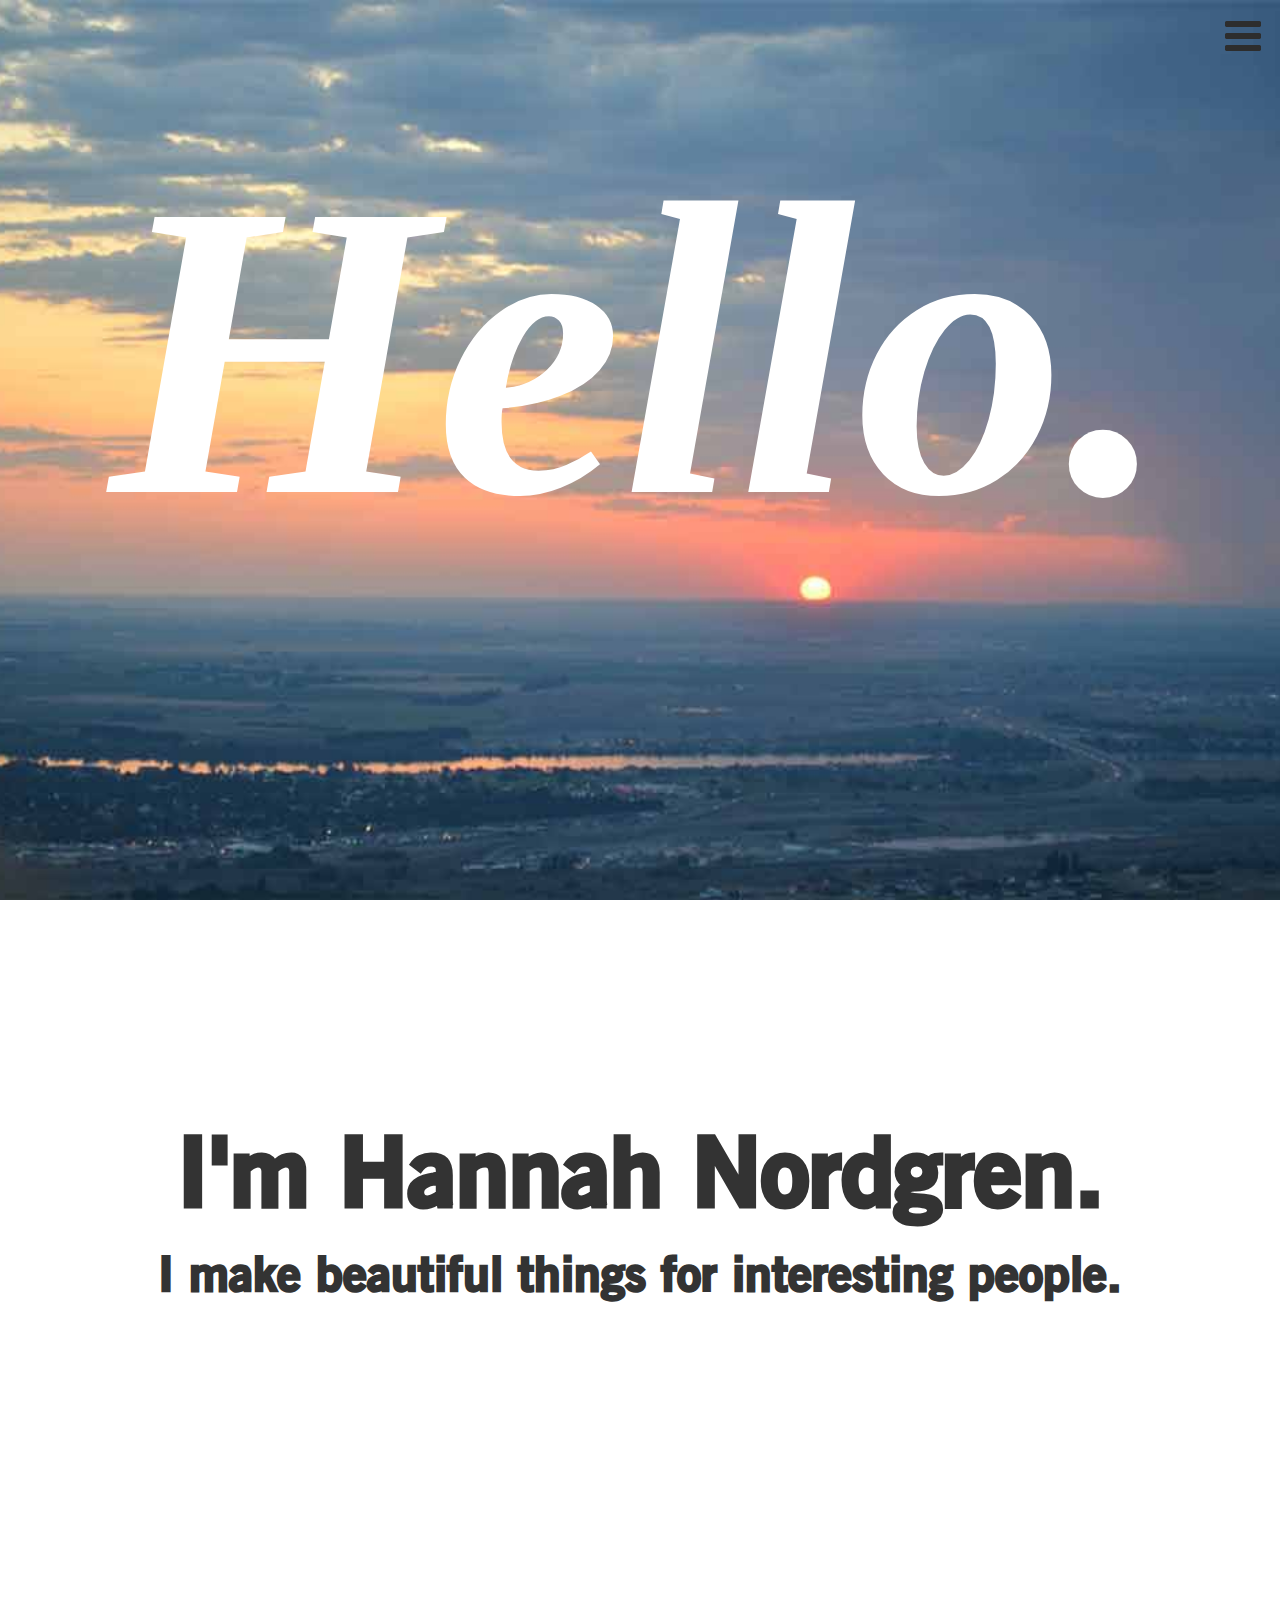
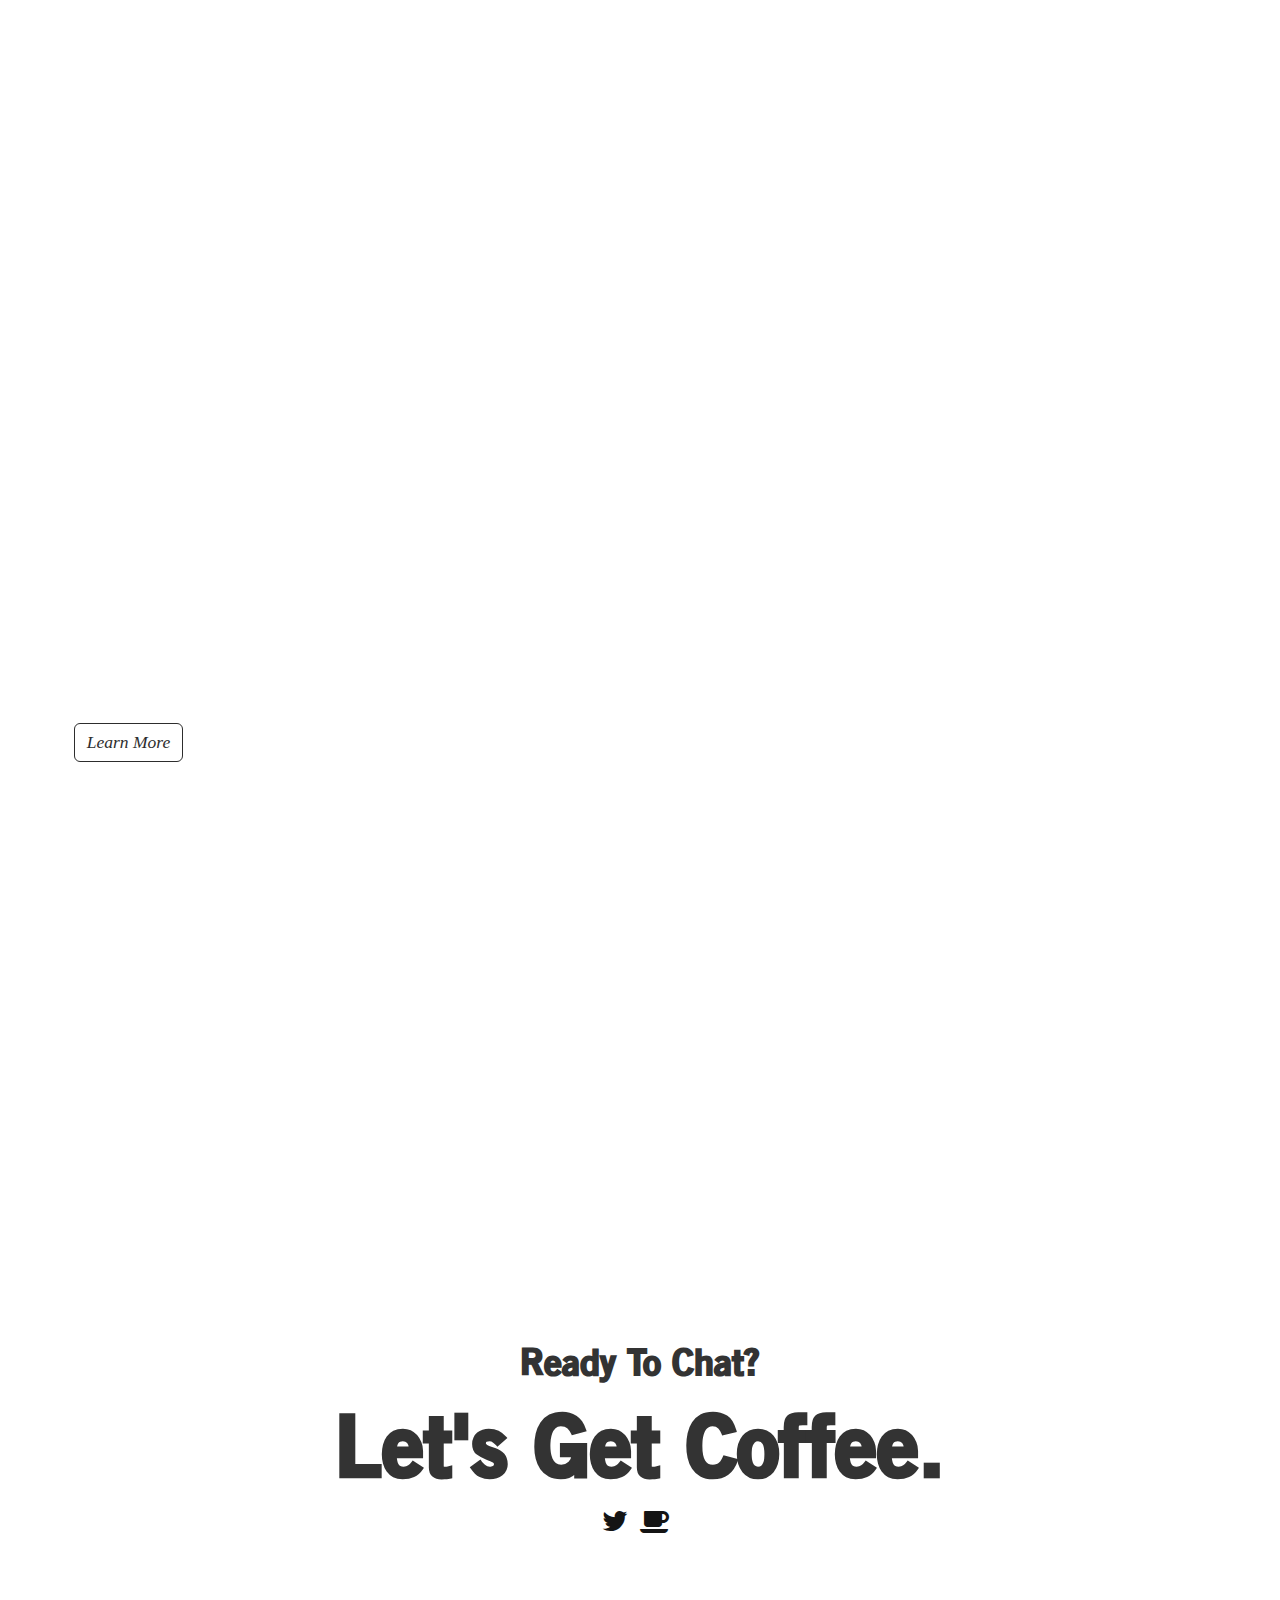
<file: index.html>
<!DOCTYPE html>
<html>
  <head>
    <html lang="en">
    <meta charset="utf-8">
    <meta http-equiv="X-UA-Compatible" content="IE=edge">
    <meta name="viewport" content="width=device-width, initial-scale=1">
    <meta name="keywords" content="Hannah Nordgren, JavaScript, javascript developer">
    <meta name="description" content="I make beautiful things for interesting people.">
    <link rel="shortcut icon" href="favicon.ico" />
    <title>Hannah Nordgren</title>
    <link rel="stylesheet" type="text/css" href="css/bootstrap.min.css">
    <link rel="stylesheet" href="http://maxcdn.bootstrapcdn.com/font-awesome/4.3.0/css/font-awesome.min.css">
    <link rel="stylesheet" type="text/css" href="css/styles.css">
  </head>
  <body>
    <div class="container-fluid">
      <div class="row">
        <div class="menu-box">
          <i class="fa fa-bars fa-3x menu-click"></i>
        </div>
        <div class="menu-list">
          <ul class="menu-items">
            <li class="mi"><a class="menu-link" href="index.html">Home</a></li>
            <li class="mi"><a class="menu-link" href="about.html">About</a></li>
            <li class="mi"><a class="menu-link"href="mailto:hey@hereshannahs.info?subject=All$20Good%20Things%20Start%20With%20Coffee.&body=Hi%20Hannah.%20I%20saw%20 your%20website%20and%20I'dlike%20 to%20meet%20to%20discuss%20my%20 project/vision/concept/code..">Contact</a></li>
          </ul>
        </div>
      </div>
    </div>

    <div id="home" class="img-responsive" data-type="background" data-speed="10">
      <div class="home-article">
        <h1 class="hello serif">Hello.</h1>
      </div>
    </div>

    <div id="layer-one" class="foreground image img-responsive">
      <div class="hannah-article">
        <div class="hn-box">
          <h1 class="whoami">I'm Hannah Nordgren.</h1>
          <h2 class="whoami-subtitle">I make beautiful things for interesting people.</h2>
        </div>
      </div>
    </div>

    <div id="ny" class="img-responsive" data-type="background" data-speed="10">
      <div class="row">
        <div class="col-md-10">
          <h1 class="subtitle top-bump">I'm a developer,</h1>
          <h1 class="subtitle">a designer,</h1>
          <h1 class="subtitle">and a voracious learner.</h1>
        </div>
      </div>
      <div class="row">
        <div class="col-md-6">
          <div class="article-box">
            <h2 class="show-you">Let Me Show You.</h2>
            <a class="btn about-button" href="about.html">Learn More</a>
          </div>
        </div>
      </div>
    </div>

    <div id="layer-two" class="foreground">
      <div class="row">
        <div class="col-md-12">
          <div class="contact-box">
            <h1 class="contact-subtitle">Ready To Chat?</h1>
            <h1 class="contact">Let's Get Coffee.</h1>
            <a class="contact-link twitter" href="http://twitter.com/hnsayshello" target="blank"><i class="fa fa-2x fa-twitter"></i></a>
             <a class="contact-link coffee" href="mailto:hey@hereshannahs.info?subject=All$20Good%20Things%20Start%20With%20Coffee.&body=Hi%20Hannah.%20I%20saw%20 your%20website%20and%20I'dlike%20 to%20meet%20to%20discuss%20my%20 project/vision/concept/code..."><i class="fa fa-2x fa-coffee"></i></a>
          </div>
        </div>
      </div>

    </div>


    <script src="js/jquery-2.1.1.min.js" type="text/javascript"></script>
    <script src="js/bootstrap.js" type="text/javascript"></script>
    <script src="js/parallax.js" type="text/javascript"></script>
    <script src="js/basics.js" type="text/javascript"></script>
  </body>
</html>
</file>
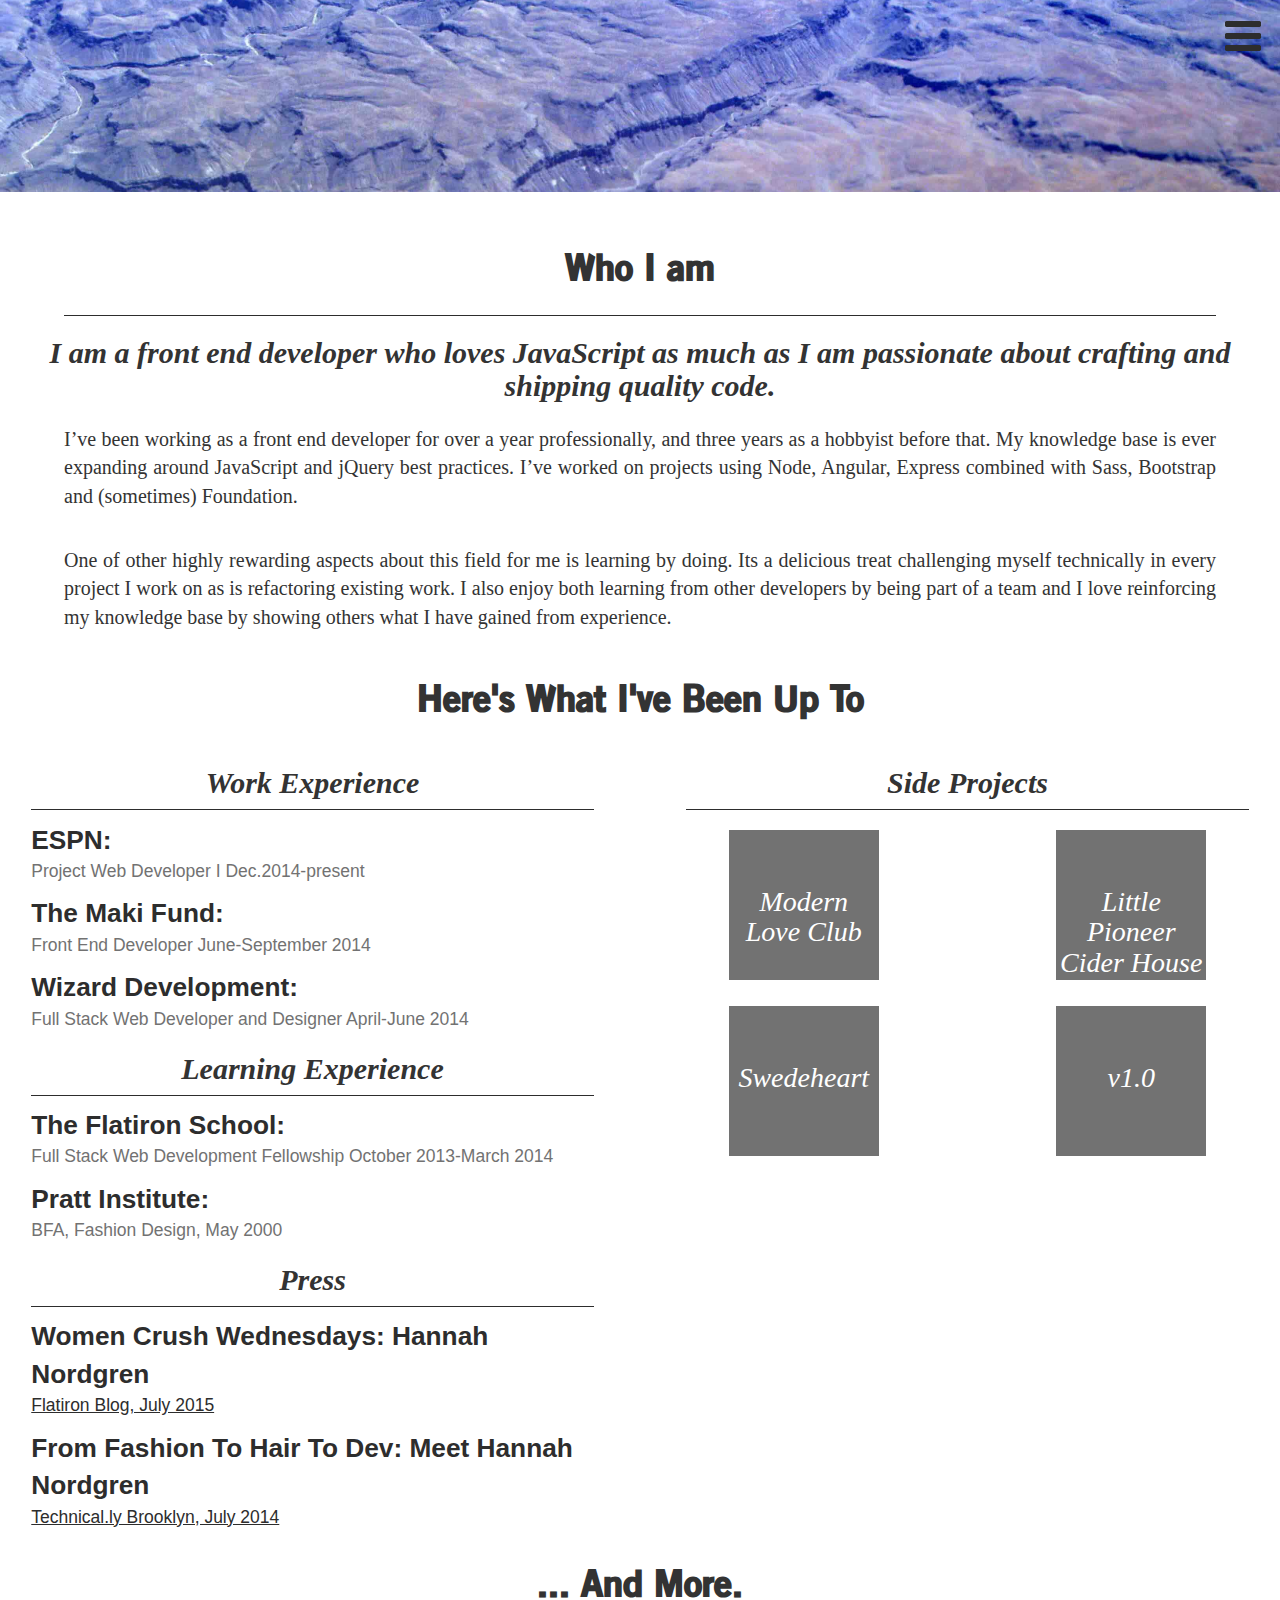
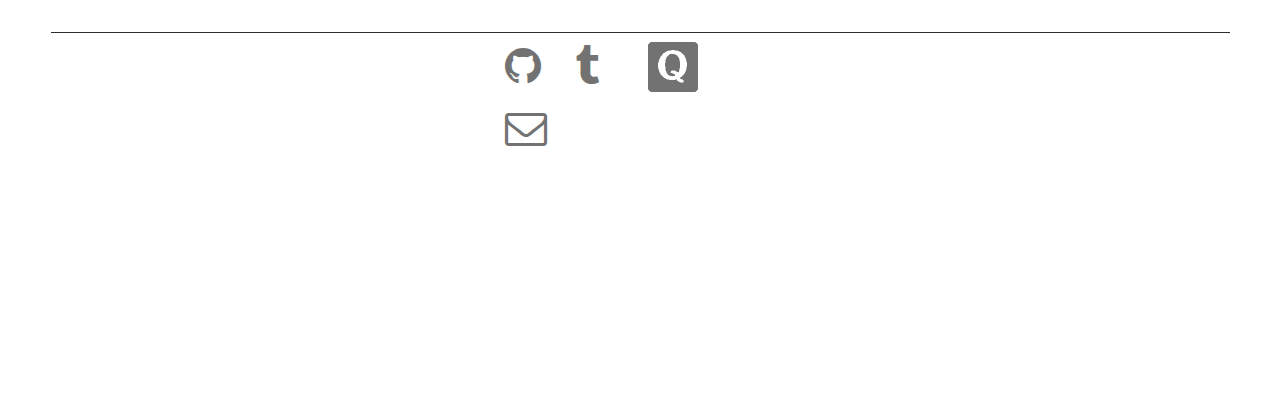
<file: about.html>
<!DOCTYPE html>
<html>
  <head>
    <html lang="en">
    <meta charset="utf-8">
    <meta http-equiv="X-UA-Compatible" content="IE=edge">
    <meta name="viewport" content="width=device-width, initial-scale=1">
    <meta name="keywords" content="Hannah Nordgren, JavaScript, javascript developer">
    <meta name="description" content="I make beautiful things for interesting people.">
    <link rel="shortcut icon" href="favicon.ico" />
    <title>Hannah Nordgren</title>
    <link rel="stylesheet" type="text/css" href="css/bootstrap.min.css">
    <link rel="stylesheet" href="http://maxcdn.bootstrapcdn.com/font-awesome/4.3.0/css/font-awesome.min.css">
    <link rel="stylesheet" type="text/css" href="css/styles.css">
  </head>
  <body>
    <div class="container-fluid">
      <div class="row">
        <div class="menu-box">
          <i class="fa fa-bars fa-3x menu-click"></i>
        </div>
        <div class="menu-list">
          <ul class="menu-items">
            <li class="mi"><a class="menu-link" href="index.html">Home</a></li>
            <li class="mi"><a class="menu-link" href="about.html">About</a></li>
            <li class="mi"><a class="menu-link"href="mailto:hey@hereshannahs.info?subject=All$20Good%20Things%20Start%20With%20Coffee.&body=Hi%20Hannah.%20I%20saw%20 your%20website%20and%20I'dlike%20 to%20meet%20to%20discuss%20my%20 project/vision/concept/code..">Contact</a></li>
          </ul>
        </div>
      </div>
    </div>
    <div class="container-fluid about-container">

      <div class="row">
        <div class="col-md-12">

          <div class="about-box">
            <div class="row">
              <div class="col-md-12">
                <h1 class="centered-about">Who I am</h1>
                <div class="underline"></div>
                <h2 class="centered serif thin">
                  I am a front end developer who loves JavaScript as much as I am passionate about crafting and shipping quality code.
                </h2>
                <p class="elevator-pitch">
                  I’ve been working as a front end developer for over a year professionally, and three years as a hobbyist before that.  My knowledge base is ever expanding around JavaScript and jQuery best practices. I’ve worked on projects using Node, Angular, Express combined with Sass, Bootstrap and (sometimes) Foundation.
                </p>
                <p class="elevator-pitch">
                  One of other highly rewarding aspects about this field for me is learning by doing.  Its a delicious treat challenging myself technically in every project I work on as is refactoring existing work.  I also enjoy both learning from other developers by being part of a team and I love reinforcing my knowledge base by showing others what I have gained from experience.
                </p>
              </div>
            </div>

            <div class="row">
              <h1 class="centered-about">Here's What I've Been Up To</h1>
            </div>

            <div class="row">
              <div class="col-md-6">
                <h2 class="centered serif thin">Work Experience</h2>
                <div class="underline"></div>
                <ul class="background">
                  <li><span class="background-item">ESPN:</span> Project Web Developer I Dec.2014-present</li>
                  <li><span class="background-item">The Maki Fund:</span> Front End Developer June-September 2014</li>
                  <li><span class="background-item">Wizard Development:</span> Full Stack Web Developer and Designer April-June 2014</li>
                </ul>
                <h2 class="centered serif thin">Learning Experience</h2>
                <div class="underline"></div>
                <ul class="background">
                  <li><span class="background-item">The Flatiron School:</span> Full Stack Web Development Fellowship October 2013-March 2014</li>
                  <li><span class="background-item">Pratt Institute:</span> BFA, Fashion Design, May 2000</li>
                </ul>
                <h2 class="centered serif thin">Press</h2>
                <div class="underline"></div>
                <ul class="background">
                  <li><span class="background-item">Women Crush Wednesdays: Hannah Nordgren</span><a href="http://blog.flatironschool.com/woman-crush-wednesday-hannah-nordgren/" class="press-link" target="_blank">Flatiron Blog, July 2015</a></li>
                  <li><span class="background-item">From Fashion To Hair To Dev: Meet Hannah Nordgren</span><a href="http://technical.ly/brooklyn/2014/07/08/fashion-hair-styles-dev-hannah-nordgren/" class="press-link" target="_blank">Technical.ly Brooklyn, July 2014</a></li>
                </ul>
              </div>

              <div class="col-md-6">
              <h2 class="centered serif thin">Side Projects</h2>
              <div class="underline"></div>
                <div class="row">

                  <div class="col-md-6 col-xs-6">
                    <a href ="amy.html" class="sp-box">
                      <h1 class="sp-logo">Modern Love Club</h1>
                    </a>
                  </div>

                  <div class="col-md-6 col-xs-6">
                    <a href="littlepioneer.html" class="sp-box">
                      <h1 class="sp-logo">Little Pioneer Cider House</h1>
                    </a>
                  </div>
                </div>

                <div class="row">

                  <div class="col-md-6 col-xs-6">
                    <a href="swedeheart.html" class="sp-box">
                      <h1 class="sp-logo">Swedeheart</h1>
                    </a>
                  </div>

                  <div class="col-md-6 col-xs-6">
                    <a href="hannah.html" class="sp-box">
                      <h1 class="sp-logo">v1.0</h1>
                    </a>
                  </div>

                </div>

              </div>
            </div>

            <div class="row">
              <h1 class="centered-about">... And More.</h1>
              <div class="underline"></div>
              <div class="col-md-6 col-md-offset-3">
                <div class="logo-link-box">
                  <a href="https://github.com/ninjaofawesome?tab=repositories"class="logo-link" target="_blank">
                    <i class="fa fa-github fa-3x"></i>
                  </a>
                  <a href="http://anunorderedlistapart.tumblr.com/" class="logo-link" target="_blank">
                    <i class="fa fa-tumblr fa-3x"></i>
                  </a>
                  <a href="https://www.quora.com/Hannah-Nordgren" class="logo-link" target="_blank">
                    <img src="images/quora.png" class="logo-link quora">
                  </a>
                  <a href="mailto:hey@hereshannahs.info?subject=All$20Good%20Things%20Start%20With%20Coffee.&body=Hi%20Hannah.%20I%20saw%20 your%20website%20and%20I'dlike%20 to%20meet%20to%20discuss%20my%20 project/vision/concept/code..." class="logo-link">
                    <i class="fa fa-envelope-o fa-3x"></i>
                  </a>
                </div>

            </div>

          </div>
        </div>
      </div>

    </div>
    <script src="js/jquery-2.1.1.min.js" type="text/javascript"></script>
    <script src="js/basics.js" type="text/javascript"></script>
  </body>
</html>
</file>
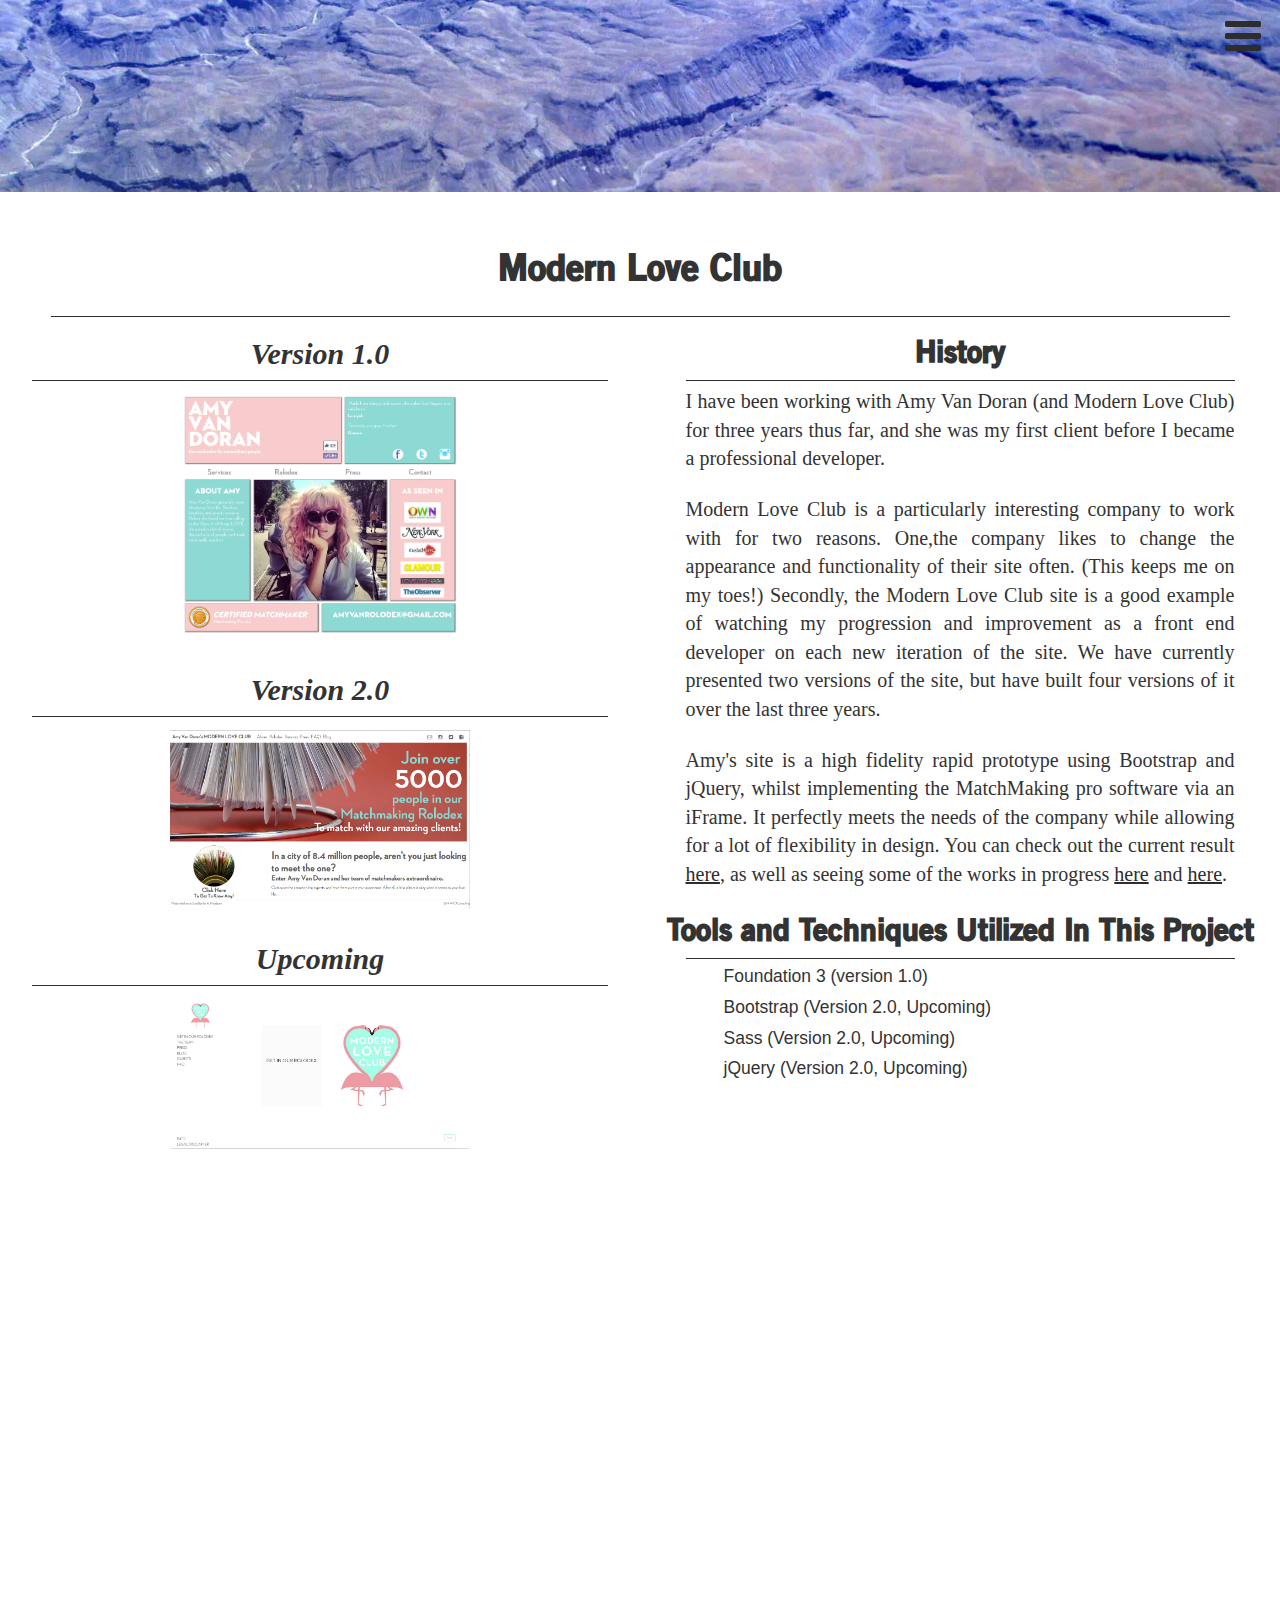
<file: amy.html>
<!DOCTYPE html>
<html>
  <head>
    <html lang="en">
    <meta charset="utf-8">
    <meta http-equiv="X-UA-Compatible" content="IE=edge">
    <meta name="viewport" content="width=device-width, initial-scale=1">
    <meta name="keywords" content="Hannah Nordgren, JavaScript, javascript developer">
    <meta name="description" content="I make beautiful things for interesting people.">
    <link rel="shortcut icon" href="favicon.ico" />
    <title>Hannah Nordgren</title>
    <link rel="stylesheet" type="text/css" href="css/bootstrap.min.css">
    <link rel="stylesheet" href="http://maxcdn.bootstrapcdn.com/font-awesome/4.3.0/css/font-awesome.min.css">
    <link rel="stylesheet" type="text/css" href="css/styles.css">
  </head>
  <body>
  <div class="container-fluid">
    <div class="row">
      <div class="menu-box">
        <i class="fa fa-bars fa-3x menu-click"></i>
      </div>
      <div class="menu-list">
        <ul class="menu-items">
          <li class="mi"><a class="menu-link" href="index.html">Home</a></li>
          <li class="mi"><a class="menu-link" href="about.html">About</a></li>
          <li class="mi"><a class="menu-link"href="mailto:hey@hereshannahs.info?subject=All$20Good%20Things%20Start%20With%20Coffee.&body=Hi%20Hannah.%20I%20saw%20 your%20website%20and%20I'dlike%20 to%20meet%20to%20discuss%20my%20 project/vision/concept/code..">Contact</a></li>
        </ul>
      </div>
    </div>
  </div>
    <div class="container-fluid about-container">

      <div class="row">
        <div class="col-md-12">

          <div class="project-box">
            <div class="row">
              <h1 class="centered-about">Modern Love Club</h1>
              <div class="underline"></div>
            </div>

            <div class="col-md-6 hidden-xs">
              <div class="row">
                <h2 class="serif centered">Version 1.0</h2>
                <div class="underline"></div>
                <a href="http://ninjaofawesome.github.io/old_amy_van_doran/" target="_blank">
                  <img src="images/mlcv1.png" class="screenshot-img">
                </a>
              </div>
              <div class="row">
                <h2 class="serif centered">Version 2.0</h2>
                <div class="underline"></div>
                <a href="http://modernloveclub.com/" target="_blank">
                  <img src="images/mlcv2.png" class="screenshot-img">
                </a>
              </div>
              <div class="row">
                <h2 class="serif centered">Upcoming</h2>
                <div class="underline"></div>
                <a href="http://ninjaofawesome.github.io/mlc-v3/" target="_blank">
                  <img src="images/mlcv3.png" class="screenshot-img">
                </a>
              </div>
            </div>

            <div class="col-md-6">
              <h2 class="centered">History</h2>
              <div class="underline"></div>
              <p class="descriptor">I have been working with Amy Van Doran (and Modern Love Club) for three years thus far, and she was my first client before I became a professional developer.</p>

              <p class="descriptor">Modern Love Club is a particularly interesting company to work with for two reasons.  One,the company likes to change the appearance and functionality of their site often.  (This keeps me on my toes!)  Secondly, the Modern Love Club site is a good example of watching my progression and improvement as a front end developer on each new iteration of the site.  We have currently presented two versions of the site, but have built four versions of it over the last three years.</p>

              <p class="descriptor">Amy's site is a high fidelity rapid prototype using Bootstrap and jQuery, whilst implementing the MatchMaking pro software via an iFrame.  It perfectly meets the needs of the company while allowing for a lot of flexibility in design.  You can check out the current result <a class="site-link" href="http://modernloveclub.com/" target="_blank">here</a>, as well as seeing some of the works in progress <a class="site-link" href="http://ninjaofawesome.github.io/mlc-v2/" target="_blank">here</a> and <a class="site-link" href="http://ninjaofawesome.github.io/mlc-v3/" target="_blank">here</a>.</p>

              <h2 class="centered">Tools and Techniques Utilized In This Project</h2>
              <div class="underline"></div>

              <ul class="stack-list">
                <li class="stack-item">Foundation 3 (version 1.0)</li>
                <li class="stack-item">Bootstrap (Version 2.0, Upcoming)</li>
                <li class="stack-item">Sass (Version 2.0, Upcoming)</li>
                <li class="stack-item">jQuery (Version 2.0, Upcoming)</li>
              </ul>

            </div>

          </div>
        </div>
      </div>

    </div>
    <script src="js/jquery-2.1.1.min.js" type="text/javascript"></script>
    <script src="js/basics.js" type="text/javascript"></script>
  </body>
</html>
</file>
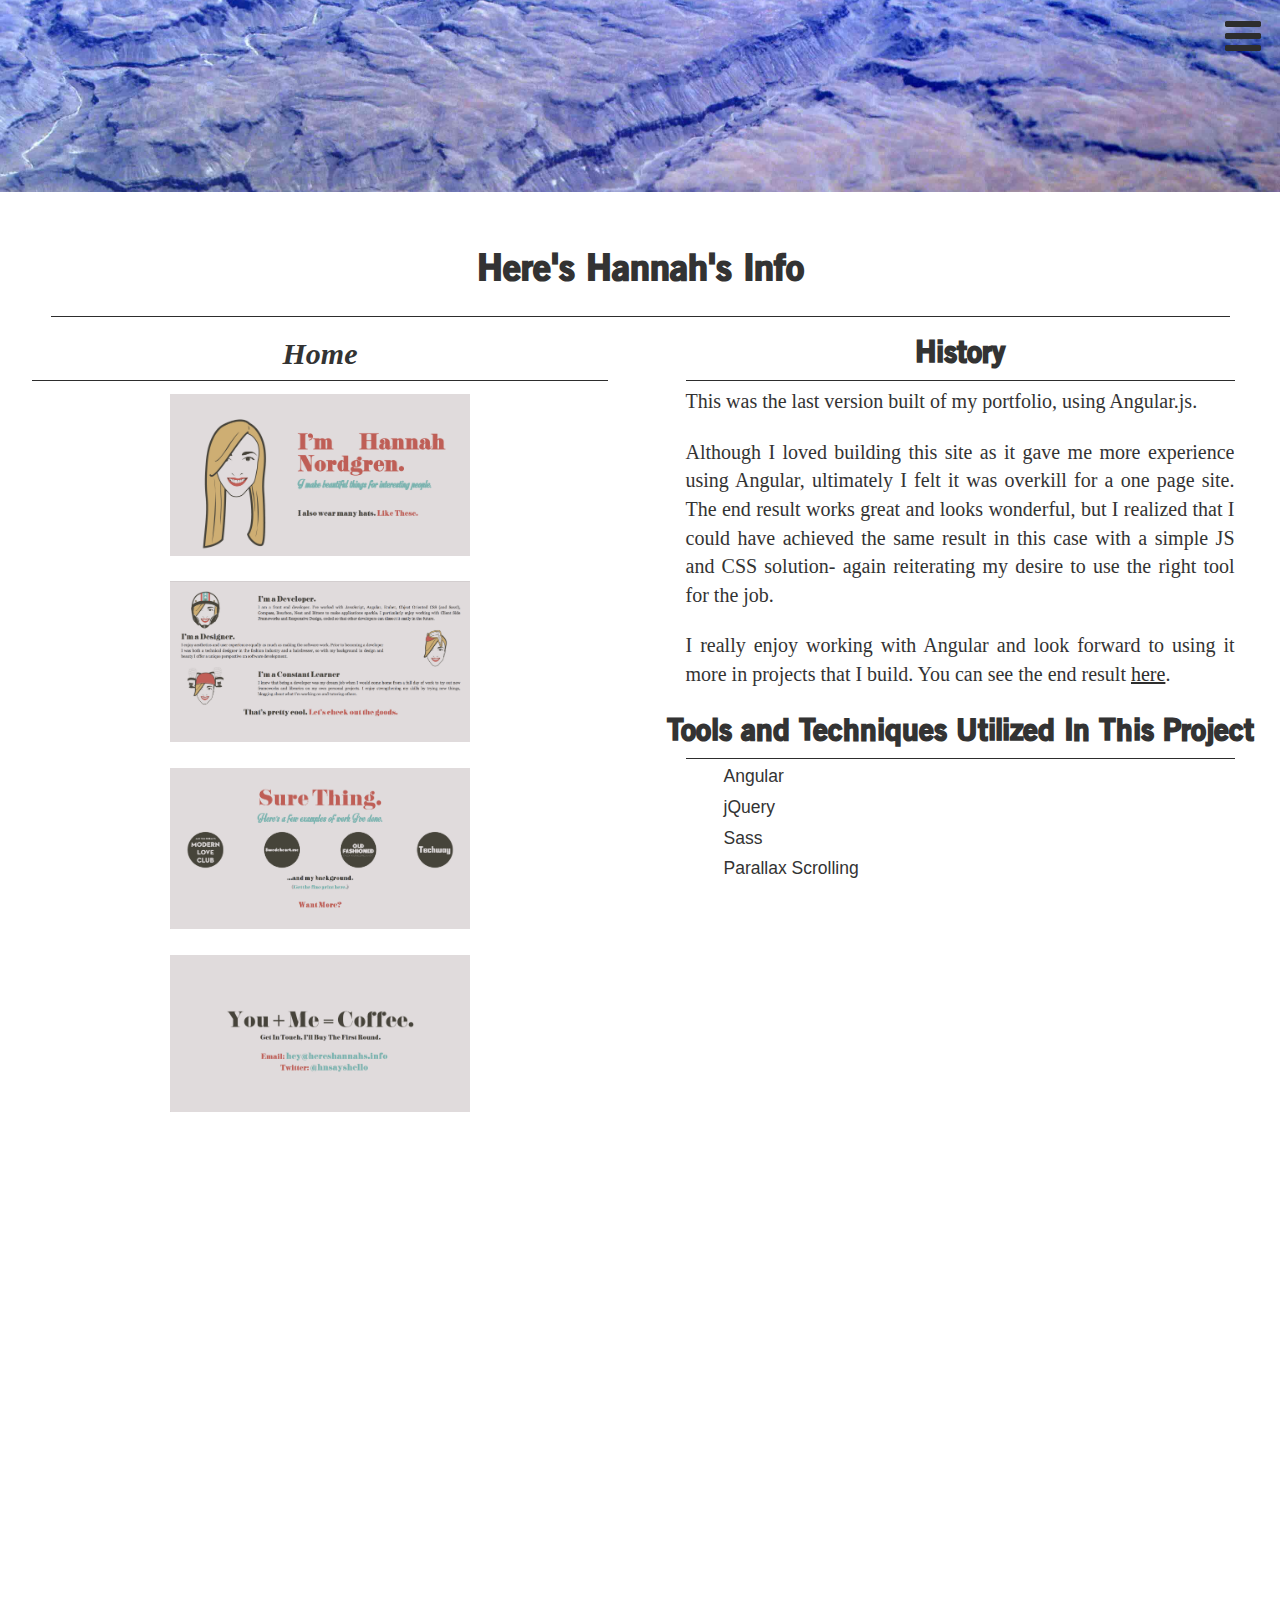
<file: hannah.html>
<!DOCTYPE html>
<html>
  <head>
    <html lang="en">
    <meta charset="utf-8">
    <meta http-equiv="X-UA-Compatible" content="IE=edge">
    <meta name="viewport" content="width=device-width, initial-scale=1">
    <meta name="keywords" content="Hannah Nordgren, JavaScript, javascript developer">
    <meta name="description" content="I make beautiful things for interesting people.">
    <link rel="shortcut icon" href="favicon.ico" />
    <title>Hannah Nordgren</title>
    <link rel="stylesheet" type="text/css" href="css/bootstrap.min.css">
    <link rel="stylesheet" href="http://maxcdn.bootstrapcdn.com/font-awesome/4.3.0/css/font-awesome.min.css">
    <link rel="stylesheet" type="text/css" href="css/styles.css">
  </head>
  <body>
  <div class="container-fluid">
    <div class="row">
      <div class="menu-box">
        <i class="fa fa-bars fa-3x menu-click"></i>
      </div>
      <div class="menu-list">
        <ul class="menu-items">
          <li class="mi"><a class="menu-link" href="index.html">Home</a></li>
          <li class="mi"><a class="menu-link" href="about.html">About</a></li>
          <li class="mi"><a class="menu-link"href="mailto:hey@hereshannahs.info?subject=All$20Good%20Things%20Start%20With%20Coffee.&body=Hi%20Hannah.%20I%20saw%20 your%20website%20and%20I'dlike%20 to%20meet%20to%20discuss%20my%20 project/vision/concept/code..">Contact</a></li>
        </ul>
      </div>
    </div>
  </div>
    <div class="container-fluid about-container">

      <div class="row">
        <div class="col-md-12">

          <div class="project-box">
            <div class="row">
              <h1 class="centered-about">Here's Hannah's Info</h1>
              <div class="underline"></div>
            </div>

            <div class="col-md-6 hidden-xs">
              <div class="row">
                <h2 class="serif centered">Home</h2>
                <div class="underline"></div>
                <a href="http://hereshannahs.info/" target="_blank">
                  <img src="images/hannah.png" class="screenshot-img">
                </a>
              </div>
              <div class="row">
                <a href="http://hereshannahs.info/#/#center" target="_blank">
                  <img src="images/hannah2.png" class="screenshot-img">
                </a>
              </div>
              <div class="row">
                <a href="http://hereshannahs.info/#/#bottom" target="_blank">
                  <img src="images/hannah3.png" class="screenshot-img">
                </a>
              </div>
              <div class="row">
                <a href="http://hereshannahs.info/#/#contact" target="_blank">
                  <img src="images/hannah4.png" class="screenshot-img">
                </a>
              </div>
            </div>

            <div class="col-md-6">
              <h2 class="centered">History</h2>
              <div class="underline"></div>
              <p class="descriptor">This was the last version built of my portfolio, using Angular.js.</p>

              <p class="descriptor">Although I loved building this site as it gave me more experience using Angular, ultimately I felt it was overkill for a one page site.  The end result works great and looks wonderful, but I realized that I could have achieved the same result in this case with a simple JS and CSS solution- again reiterating my desire to use the right tool for the job.</p>

              <p class="descriptor">I really enjoy working with Angular and look forward to using it more in projects that I build.  You can see the end result <a href"http://hereshannahs.info/#/" class="site-link" target="_blank">here</a>.</p>

              <h2 class="centered">Tools and Techniques Utilized In This Project</h2>
              <div class="underline"></div>

              <ul class="stack-list">
                <li class="stack-item">Angular</li>
                <li class="stack-item">jQuery</li>
                <li class="stack-item">Sass</li>
                <li class="stack-item">Parallax Scrolling</li>
              </ul>

            </div>

          </div>
        </div>
      </div>

    </div>
    <script src="js/jquery-2.1.1.min.js" type="text/javascript"></script>
    <script src="js/basics.js" type="text/javascript"></script>
  </body>
</html>
</file>
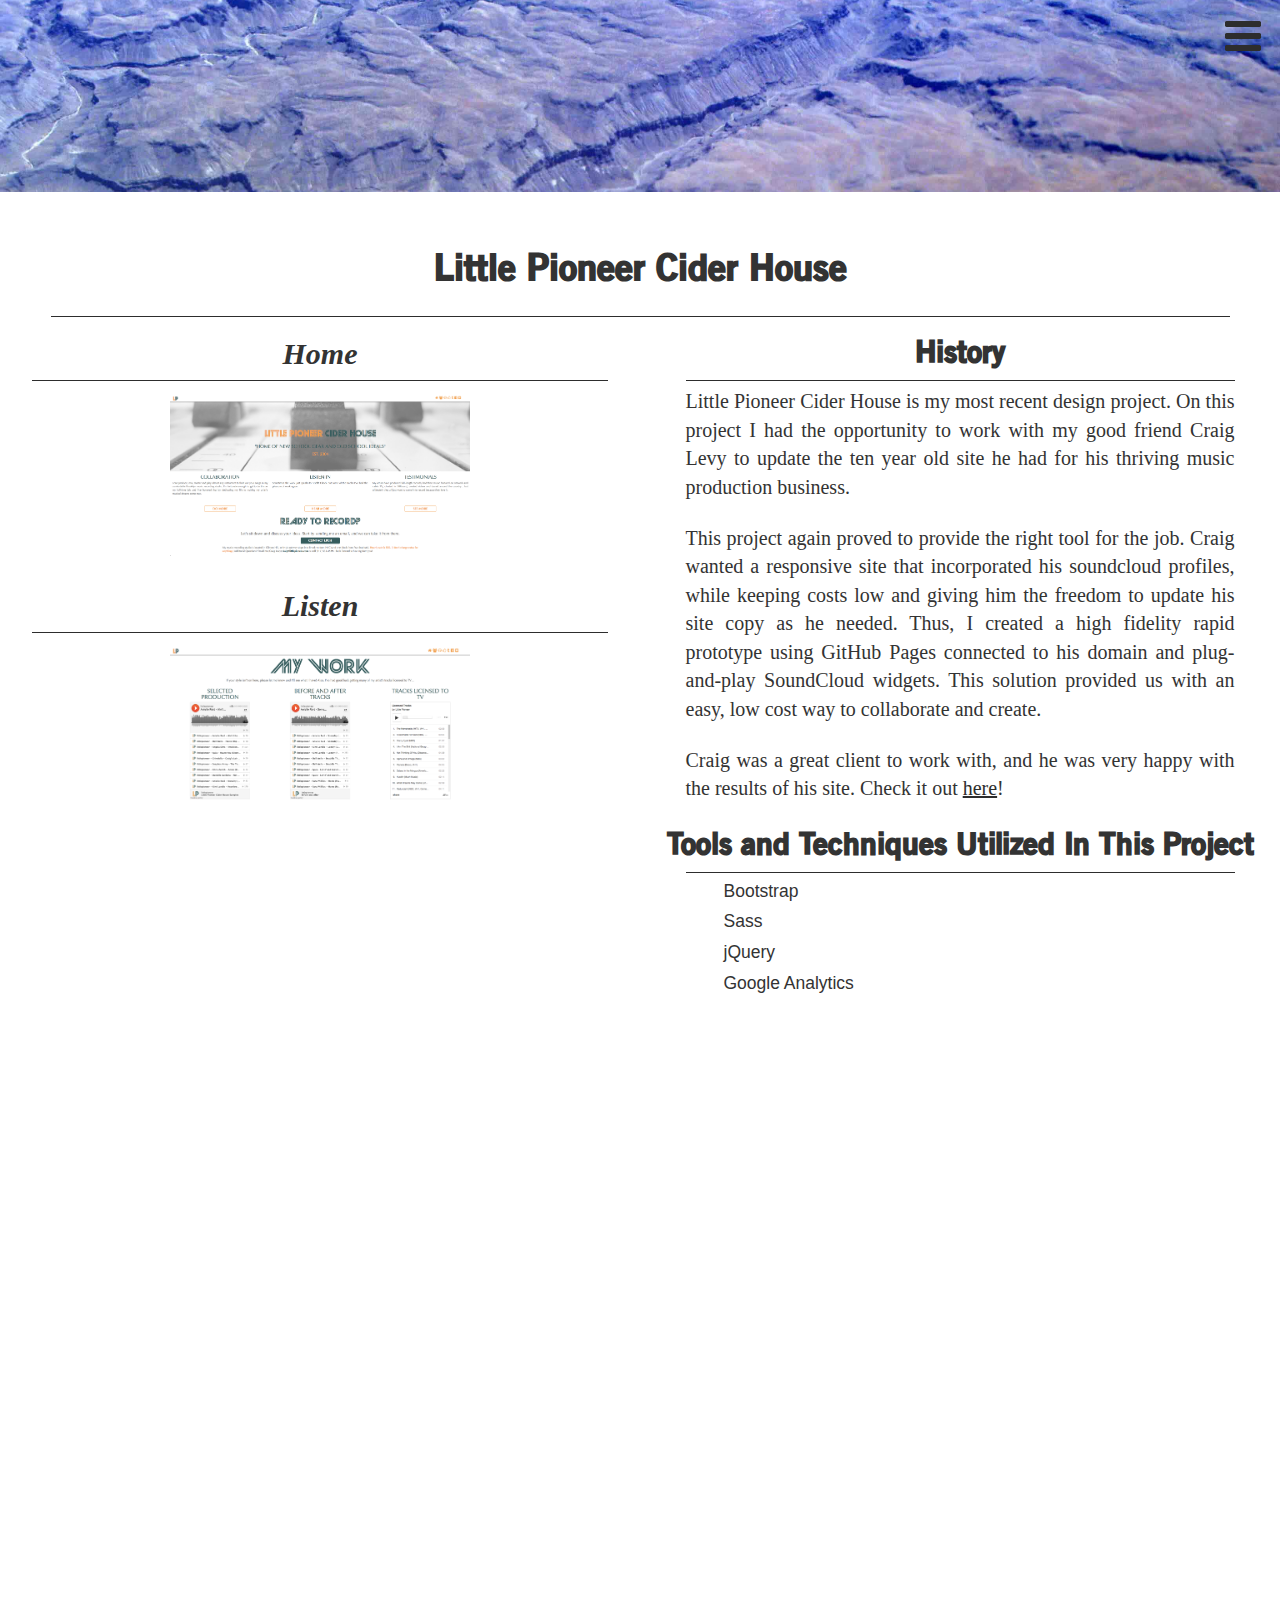
<file: littlepioneer.html>
<!DOCTYPE html>
<html>
  <head>
    <html lang="en">
    <meta charset="utf-8">
    <meta http-equiv="X-UA-Compatible" content="IE=edge">
    <meta name="viewport" content="width=device-width, initial-scale=1">
    <meta name="keywords" content="Hannah Nordgren, JavaScript, javascript developer">
    <meta name="description" content="I make beautiful things for interesting people.">
    <link rel="shortcut icon" href="favicon.ico" />
    <title>Hannah Nordgren</title>
    <link rel="stylesheet" type="text/css" href="css/bootstrap.min.css">
    <link rel="stylesheet" href="http://maxcdn.bootstrapcdn.com/font-awesome/4.3.0/css/font-awesome.min.css">
    <link rel="stylesheet" type="text/css" href="css/styles.css">
  </head>
  <body>
  <div class="container-fluid">
    <div class="row">
      <div class="menu-box">
        <i class="fa fa-bars fa-3x menu-click"></i>
      </div>
      <div class="menu-list">
        <ul class="menu-items">
          <li class="mi"><a class="menu-link" href="index.html">Home</a></li>
          <li class="mi"><a class="menu-link" href="about.html">About</a></li>
          <li class="mi"><a class="menu-link"href="mailto:hey@hereshannahs.info?subject=All$20Good%20Things%20Start%20With%20Coffee.&body=Hi%20Hannah.%20I%20saw%20 your%20website%20and%20I'dlike%20 to%20meet%20to%20discuss%20my%20 project/vision/concept/code..">Contact</a></li>
        </ul>
      </div>
    </div>
  </div>
    <div class="container-fluid about-container">

      <div class="row">
        <div class="col-md-12">

          <div class="project-box">
            <div class="row">
              <h1 class="centered-about">Little Pioneer Cider House</h1>
              <div class="underline"></div>
            </div>

            <div class="col-md-6 hidden-xs">
              <div class="row">
                <h2 class="serif centered">Home</h2>
                <div class="underline"></div>
                <a href="http://littlepioneer.com/" target="_blank">
                  <img src="images/craig1.png" class="screenshot-img">
                </a>
              </div>
              <div class="row">
                <h2 class="serif centered">Listen</h2>
                <div class="underline"></div>
                <a href="http://littlepioneer.com/listen.html" target="_blank">
                  <img src="images/craig2.png" class="screenshot-img">
                </a>
              </div>
            </div>

            <div class="col-md-6">
              <h2 class="centered">History</h2>
              <div class="underline"></div>
              <p class="descriptor">Little Pioneer Cider House is my most recent design project. On this project I had the opportunity to work with my good friend Craig Levy to update the ten year old site he had for his thriving music production business.</p>

              <p class="descriptor">This project again proved to provide the right tool for the job.  Craig wanted a responsive site that incorporated his soundcloud profiles, while keeping costs low and giving him the freedom to update his site copy as he needed.  Thus, I created a high fidelity rapid prototype using GitHub Pages connected to his domain and plug-and-play SoundCloud widgets. This solution provided us with an easy, low cost way to collaborate and create.</p>

              <p class="descriptor">Craig was a great client to work with, and he was very happy with the results of his site.  Check it out <a href="http://littlepioneer.com/" class=" site-link" target="_blank" >here</a>!</p>

              <h2 class="centered">Tools and Techniques Utilized In This Project</h2>
              <div class="underline"></div>

              <ul class="stack-list">
                <li class="stack-item">Bootstrap</li>
                <li class="stack-item">Sass</li>
                <li class="stack-item">jQuery</li>
                <li class="stack-item">Google Analytics</li>
              </ul>

            </div>

          </div>
        </div>
      </div>

    </div>
    <script src="js/jquery-2.1.1.min.js" type="text/javascript"></script>
    <script src="js/basics.js" type="text/javascript"></script>
  </body>
</html>
</file>
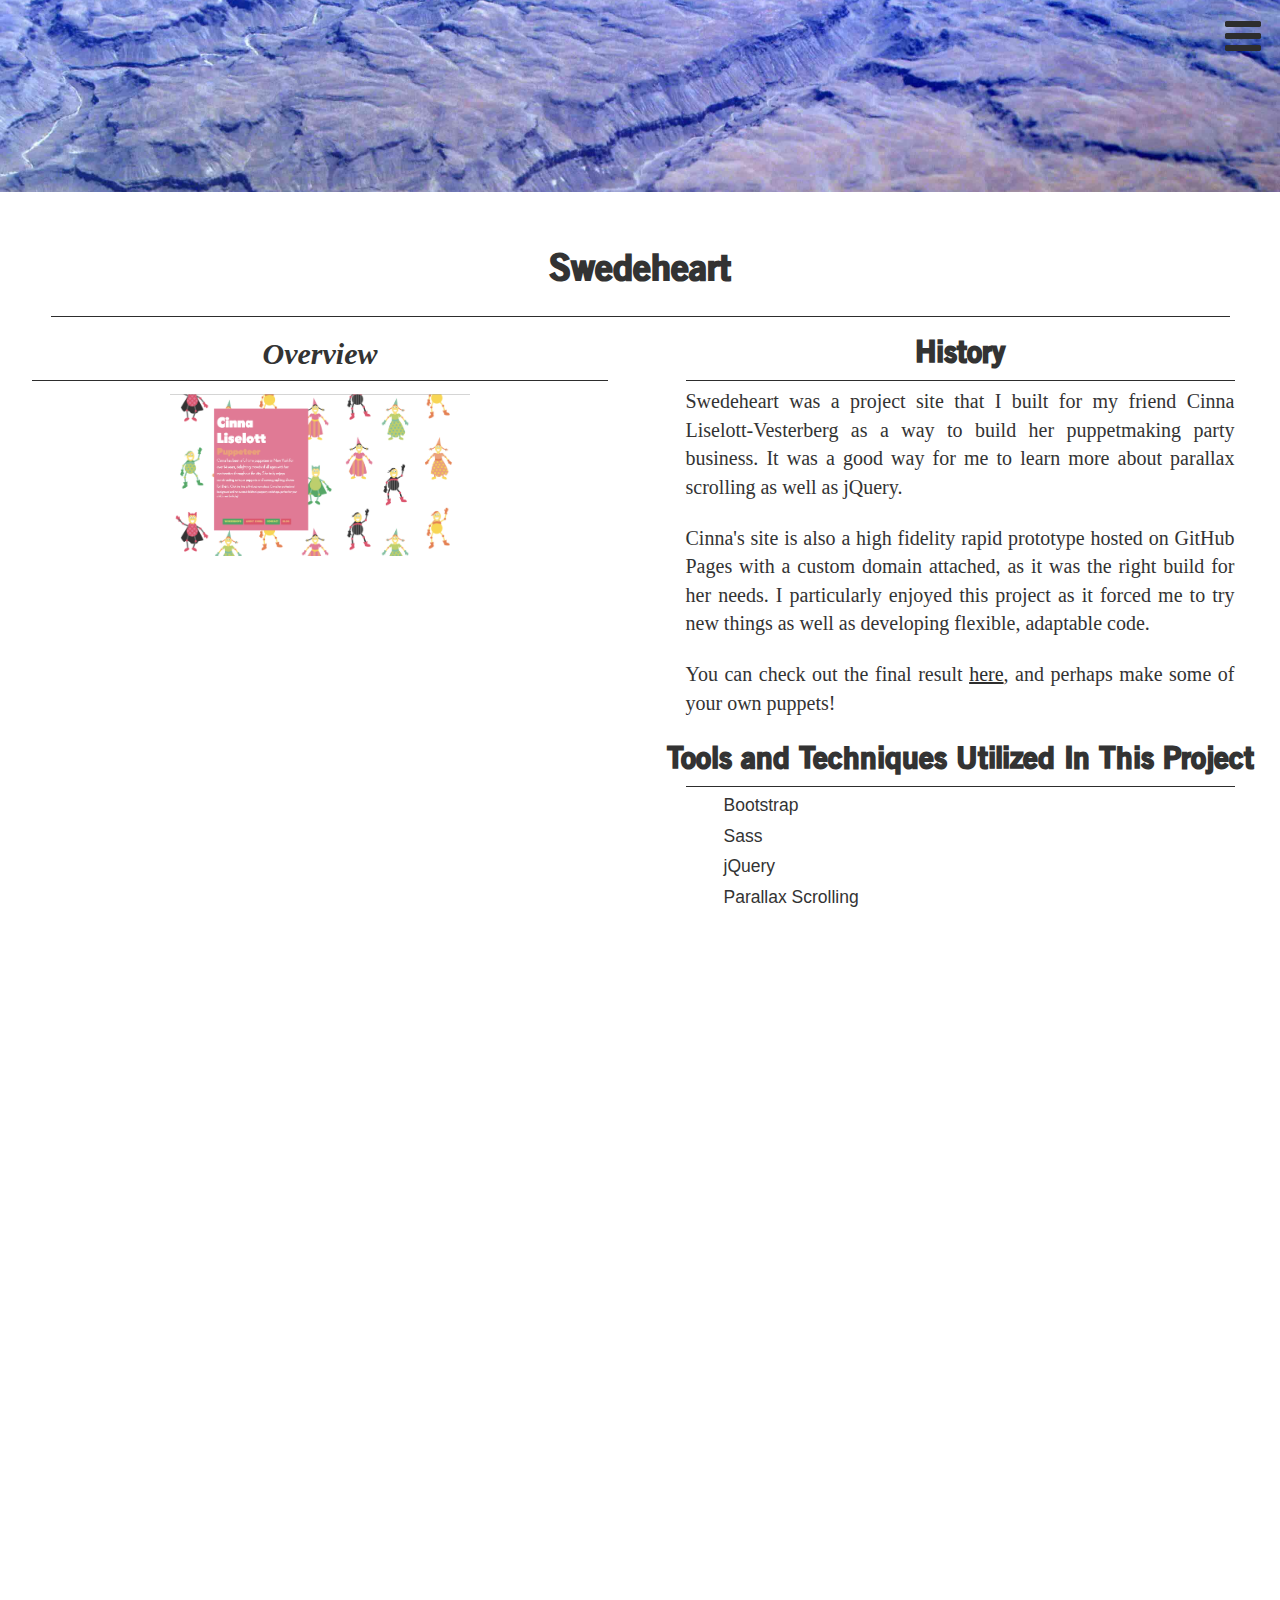
<file: swedeheart.html>
<!DOCTYPE html>
<html>
  <head>
    <html lang="en">
    <meta charset="utf-8">
    <meta http-equiv="X-UA-Compatible" content="IE=edge">
    <meta name="viewport" content="width=device-width, initial-scale=1">
    <meta name="keywords" content="Hannah Nordgren, JavaScript, javascript developer">
    <meta name="description" content="I make beautiful things for interesting people.">
    <link rel="shortcut icon" href="favicon.ico" />
    <title>Hannah Nordgren</title>
    <link rel="stylesheet" type="text/css" href="css/bootstrap.min.css">
    <link rel="stylesheet" href="http://maxcdn.bootstrapcdn.com/font-awesome/4.3.0/css/font-awesome.min.css">
    <link rel="stylesheet" type="text/css" href="css/styles.css">
  </head>
  <body>
  <div class="container-fluid">
    <div class="row">
      <div class="menu-box">
        <i class="fa fa-bars fa-3x menu-click"></i>
      </div>
      <div class="menu-list">
        <ul class="menu-items">
          <li class="mi"><a class="menu-link" href="index.html">Home</a></li>
          <li class="mi"><a class="menu-link" href="about.html">About</a></li>
          <li class="mi"><a class="menu-link"href="mailto:hey@hereshannahs.info?subject=All$20Good%20Things%20Start%20With%20Coffee.&body=Hi%20Hannah.%20I%20saw%20 your%20website%20and%20I'dlike%20 to%20meet%20to%20discuss%20my%20 project/vision/concept/code..">Contact</a></li>
        </ul>
      </div>
    </div>
  </div>
    <div class="container-fluid about-container">

      <div class="row">
        <div class="col-md-12">

          <div class="project-box">
            <div class="row">
              <h1 class="centered-about">Swedeheart</h1>
              <div class="underline"></div>
            </div>

            <div class="col-md-6 hidden-xs">
              <div class="row">
                <h2 class="serif centered">Overview</h2>
                <div class="underline"></div>
                <a href="http://swedeheart.me/" target="_blank">
                  <img src="images/swede.png" class="screenshot-img">
                </a>
              </div>

            </div>

            <div class="col-md-6">
              <h2 class="centered">History</h2>
              <div class="underline"></div>
              <p class="descriptor">Swedeheart was a project site that I built for my friend Cinna Liselott-Vesterberg as a way to build her puppetmaking party business.  It was a good way for me to learn more about parallax scrolling as well as jQuery.</p>

              <p class="descriptor">Cinna's site is also a high fidelity rapid prototype hosted on GitHub Pages with a custom domain attached, as it was the right build for her needs.  I particularly enjoyed this project as it forced me to try new things as well as developing flexible, adaptable code.</p>

              <p class="descriptor">You can check out the final result <a class="site-link" href="http://swedeheart.me/" target="_blank">here</a>, and perhaps make some of your own puppets!</p>

              <h2 class="centered">Tools and Techniques Utilized In This Project</h2>
              <div class="underline"></div>

              <ul class="stack-list">
                <li class="stack-item">Bootstrap</li>
                <li class="stack-item">Sass</li>
                <li class="stack-item">jQuery</li>
                <li class="stack-item">Parallax Scrolling</li>
              </ul>

            </div>

          </div>
        </div>
      </div>

    </div>
    <script src="js/jquery-2.1.1.min.js" type="text/javascript"></script>
    <script src="js/basics.js" type="text/javascript"></script>
  </body>
</html>
</file>
<file: css/styles.css>
@font-face {
  font-family: 'old sans black';
  src: url("../fonts/oldsansblack/oldsansblack-webfont.eot");
  /* IE9 Compat Modes */
  src: url("../fonts/oldsansblack/oldsansblack-webfont.ttf?#iefix") format("embedded-opentype"), url("../fonts/oldsansblack/oldsansblack-webfont.woff2") format("woff2"), url("../fonts/oldsansblack/oldsansblack-webfont.woff2") format("woff"), url("../fonts/oldsansblack/oldsansblack-webfont.ttf") format("truetype"), url("../fonts/oldsansblack/oldsansblack-webfont.svg") format("svg");
  /* Legacy iOS */ }
p {
  text-align: justify;
  font-weight: 400;
  font-family: Baskerville, "Baskerville Old Face", "Hoefler Text", Garamond, "Times New Roman", serif;
  font-size: 20px; }

h1,
h2,
h3,
h4,
h5,
h6 {
  font-family: "old sans black", Arial, sans-serif;
  font-weight: 700; }

.serif {
  font-family: Baskerville, "Baskerville Old Face", "Hoefler Text", Garamond, "Times New Roman", serif;
  font-style: italic; }
  .serif.thin {
    font-weight: 600; }

.centered {
  text-align: center; }

.hello {
  color: white;
  text-align: center;
  font-size: 30em; }
  @media all and (min-width: 768px) and (max-width: 991px) {
    .hello {
      font-size: 25em; } }
  @media all and (min-width: 480px) and (max-width: 767px) {
    .hello {
      padding-top: 15%;
      font-size: 20em; } }
  @media all and (max-width: 479px) {
    .hello {
      padding-top: 37.5%;
      font-size: 10em; } }

.subtitle {
  color: white;
  font-family: Baskerville, "Baskerville Old Face", "Hoefler Text", Garamond, "Times New Roman", serif;
  font-style: italic;
  margin: 1% 5%;
  font-size: 7em; }
  @media all and (min-width: 768px) and (max-width: 991px) {
    .subtitle {
      font-size: 6em; } }
  @media all and (min-width: 480px) and (max-width: 767px) {
    .subtitle {
      font-size: 5em; } }
  @media all and (max-width: 479px) {
    .subtitle {
      font-size: 4em; } }

.show-you {
  color: white;
  font-family: Baskerville, "Baskerville Old Face", "Hoefler Text", Garamond, "Times New Roman", serif;
  font-style: italic;
  margin: 1% 5%; }

.centered-about {
  text-align: center;
  margin: 2% 0; }

.about {
  color: #141414;
  margin: 5%;
  font-size: 1.25em; }

.contact {
  font-size: 6em;
  text-align: center; }

.contact-subtitle {
  margin-top: 25%;
  text-align: center; }

.contact-link {
  color: #141414;
  position: absolute; }
  .contact-link:hover, .contact-link:active, .contact-link:focus {
    color: #141414; }
  .contact-link:visited {
    color: #141414; }
  .contact-link.twitter {
    left: 47%; }
    @media all and (min-width: 768px) and (max-width: 991px) {
      .contact-link.twitter {
        left: 44%; } }
    @media all and (min-width: 480px) and (max-width: 767px) {
      .contact-link.twitter {
        left: 40%; } }
    @media all and (max-width: 479px) {
      .contact-link.twitter {
        left: 35%; } }
  .contact-link.coffee {
    left: 50%; }

.splash {
  color: #2d2d2d;
  font-size: 2em;
  font-style: italic; }

.intro {
  margin: 1% 15%; }

.title {
  font-size: 3em;
  margin-top: 2%; }

.center-title {
  text-align: center;
  font-family: Baskerville, "Baskerville Old Face", "Hoefler Text", Garamond, "Times New Roman", serif;
  font-style: italic;
  position: absolute;
  top: 25%;
  left: 37.5%;
  color: #141414; }

.elevator-pitch {
  padding: 1% 5%; }

.press-link,
.site-link {
  -webkit-transition: all 500ms ease-out;
  -moz-transition: all 500ms ease-out;
  -o-transition: all 500ms ease-out;
  transition: all 500ms ease-out;
  color: #2d2d2d;
  text-decoration: underline; }
  .press-link:hover, .press-link:active, .press-link:focus,
  .site-link:hover,
  .site-link:active,
  .site-link:focus {
    -webkit-transform: scale(1.05);
    -moz-transform: scale(1.05);
    -o-transform: scale(1.05);
    transform: scale(1.05);
    color: #141414; }
  .press-link:visited,
  .site-link:visited {
    color: #2d2d2d; }

.descriptor {
  padding: 1% 5%; }

.menu-items {
  list-style-type: none;
  text-align: justify;
  font-weight: 700px;
  font-family: Baskerville, "Baskerville Old Face", "Hoefler Text", Garamond, "Times New Roman", serif; }
  .menu-items .mi {
    line-height: 50px;
    vertical-align: middle; }
  .menu-items .menu-link {
    -webkit-transition: all 500ms ease-out;
    -moz-transition: all 500ms ease-out;
    -o-transition: all 500ms ease-out;
    transition: all 500ms ease-out;
    color: #2d2d2d;
    font-size: 1.5em; }
    .menu-items .menu-link:hover, .menu-items .menu-link:active, .menu-items .menu-link:focus {
      -webkit-transform: scale(1.15);
      -moz-transform: scale(1.15);
      -o-transform: scale(1.15);
      transform: scale(1.15);
      color: #2d2d2d;
      text-decoration: none; }
    .menu-items .menu-link:visited {
      color: #2d2d2d;
      text-decoration: none; }

.about-button {
  -webkit-transition: all 500ms ease-out;
  -moz-transition: all 500ms ease-out;
  -o-transition: all 500ms ease-out;
  transition: all 500ms ease-out;
  font-weight: 500;
  font-family: Baskerville, "Baskerville Old Face", "Hoefler Text", Garamond, "Times New Roman", serif;
  font-style: italic;
  font-size: 1.25em;
  color: #2d2d2d;
  border: 1px solid #2d2d2d;
  border-radius: 6px;
  background: white;
  margin: 1% 5%; }
  .about-button:hover, .about-button:active, .about-button:focus {
    color: #727272;
    border: none;
    background: #2d2d2d; }
  .about-button:visted {
    color: #2d2d2d;
    border: 2px solid #2d2d2d;
    background: transparent; }

.menu-box {
  z-index: 10;
  position: fixed;
  right: 10px;
  top: 10px;
  width: 50px;
  height: 50px; }
  .menu-box .menu-click {
    position: absolute;
    top: 5px;
    left: 5px;
    color: #2d2d2d; }

.menu-list {
  z-index: 10;
  position: fixed;
  width: 150px;
  height: 150px;
  top: 60px;
  right: 10px;
  background: white;
  display: none; }

#home {
  background: url(../images/tc.jpg) no-repeat center center fixed;
  -webkit-background-size: cover;
  -moz-background-size: cover;
  -o-background-size: cover;
  background-size: cover;
  margin: 0 auto;
  width: 100%;
  position: relative;
  min-height: 1000px; }
  @media all and (min-width: 768px) and (max-width: 991px) {
    #home {
      min-height: 700px; } }
  @media all and (min-width: 480px) and (max-width: 767px) {
    #home {
      min-height: 600px; } }
  @media all and (max-width: 479px) {
    #home {
      min-height: 500px; } }

.home-article,
.ny-article {
  height: 500px;
  position: absolute;
  text-align: center;
  top: 10%;
  width: 100%; }

.hannah-article {
  height: 500px;
  width: 100%;
  text-align: center; }
  .hannah-article .hn-box {
    width: 100%;
    height: 200px;
    margin-top: 125px; }

.whoami {
  font-size: 7.5vw; }

.whoami-subtitle {
  font-size: 3.75vw; }

#ny {
  background: url(../images/nyc.jpg) no-repeat center center fixed;
  -webkit-background-size: cover;
  -moz-background-size: cover;
  -o-background-size: cover;
  background-size: cover;
  margin: 0 auto;
  width: 100%;
  position: relative;
  min-height: 1000px; }
  @media all and (min-width: 768px) and (max-width: 991px) {
    #ny {
      min-height: 700px; } }
  @media all and (min-width: 480px) and (max-width: 767px) {
    #ny {
      min-height: 600px; } }
  @media all and (max-width: 479px) {
    #ny {
      min-height: 500px; } }

.article-box {
  width: 100%;
  height: auto;
  padding: 2%;
  margin: 2% 5%; }
  @media all and (min-width: 768px) and (max-width: 991px) {
    .article-box {
      margin: 0; } }
  @media all and (min-width: 480px) and (max-width: 767px) {
    .article-box {
      margin: 0; } }
  @media all and (max-width: 479px) {
    .article-box {
      margin: 0; } }

.top-bump {
  margin-top: 15%; }

.contact-box {
  position: relative;
  height: auto;
  margin: 15% auto; }

.about-container {
  padding: 0;
  margin: 0;
  background: url(../images/cragsback.jpg) no-repeat center center fixed;
  -webkit-background-size: cover;
  -moz-background-size: cover;
  -o-background-size: cover;
  background-size: cover;
  height: auto;
  min-height: 2000px; }

.about-box {
  background: white;
  width: 100%;
  height: auto;
  margin-top: 15%;
  z-index: 1;
  padding: 2.5% 0; }

.underline {
  height: 1px;
  width: 90%;
  background: #2d2d2d;
  margin: 0 5%; }

.sp-box {
  -webkit-transition: all 500ms ease-out;
  -moz-transition: all 500ms ease-out;
  -o-transition: all 500ms ease-out;
  transition: all 500ms ease-out;
  width: 150px;
  height: 150px;
  display: block;
  margin: 0 auto;
  background: #727272;
  margin: 2% auto; }
  .sp-box:hover {
    text-decoration: none;
    -webkit-transform: scale(1.15);
    -moz-transform: scale(1.15);
    -o-transform: scale(1.15);
    transform: scale(1.15); }

.sp-logo {
  color: white;
  font-size: 2em;
  text-align: center;
  padding: 37.5% 0;
  font-family: Baskerville, "Baskerville Old Face", "Hoefler Text", Garamond, "Times New Roman", serif;
  font-weight: 500;
  font-style: italic; }

.logo-link-box {
  display: block;
  margin: 2% auto;
  width: 300px;
  height: 100px; }

.logo-link {
  -webkit-transition: all 750ms ease-out;
  -moz-transition: all 750ms ease-out;
  -o-transition: all 750ms ease-out;
  transition: all 750ms ease-out;
  margin: 5%;
  color: #727272; }
  .logo-link.quora {
    color: transparent;
    width: 50px;
    height: 50px;
    margin-top: -5px; }
  .logo-link:hover {
    color: #727272;
    text-decoration: none;
    -webkit-transform: scale(1.15);
    -moz-transform: scale(1.15);
    -o-transform: scale(1.15);
    transform: scale(1.15); }

.background {
  list-style-type: none;
  font-size: 1.25em;
  padding: 0 5%; }
  .background .background-item {
    font-weight: 700;
    font-size: 1.5em;
    margin-top: 2%;
    color: #2d2d2d;
    display: block; }
  .background li {
    color: #727272; }

.contact-links {
  width: 100%;
  height: 100px;
  margin: 2%; }

.project-box {
  background: white;
  width: 100%;
  min-height: 1000px;
  overflow: hidden;
  margin-top: 15%;
  z-index: 1;
  padding: 2.5% 0; }

.screenshot-img {
  width: 300px;
  display: block;
  margin: 2% auto; }

.stack-list {
  list-style-type: none; }

.stack-item {
  font-size: 1.25em;
  margin: 1% 0;
  padding: 0 5%; }
</file>
